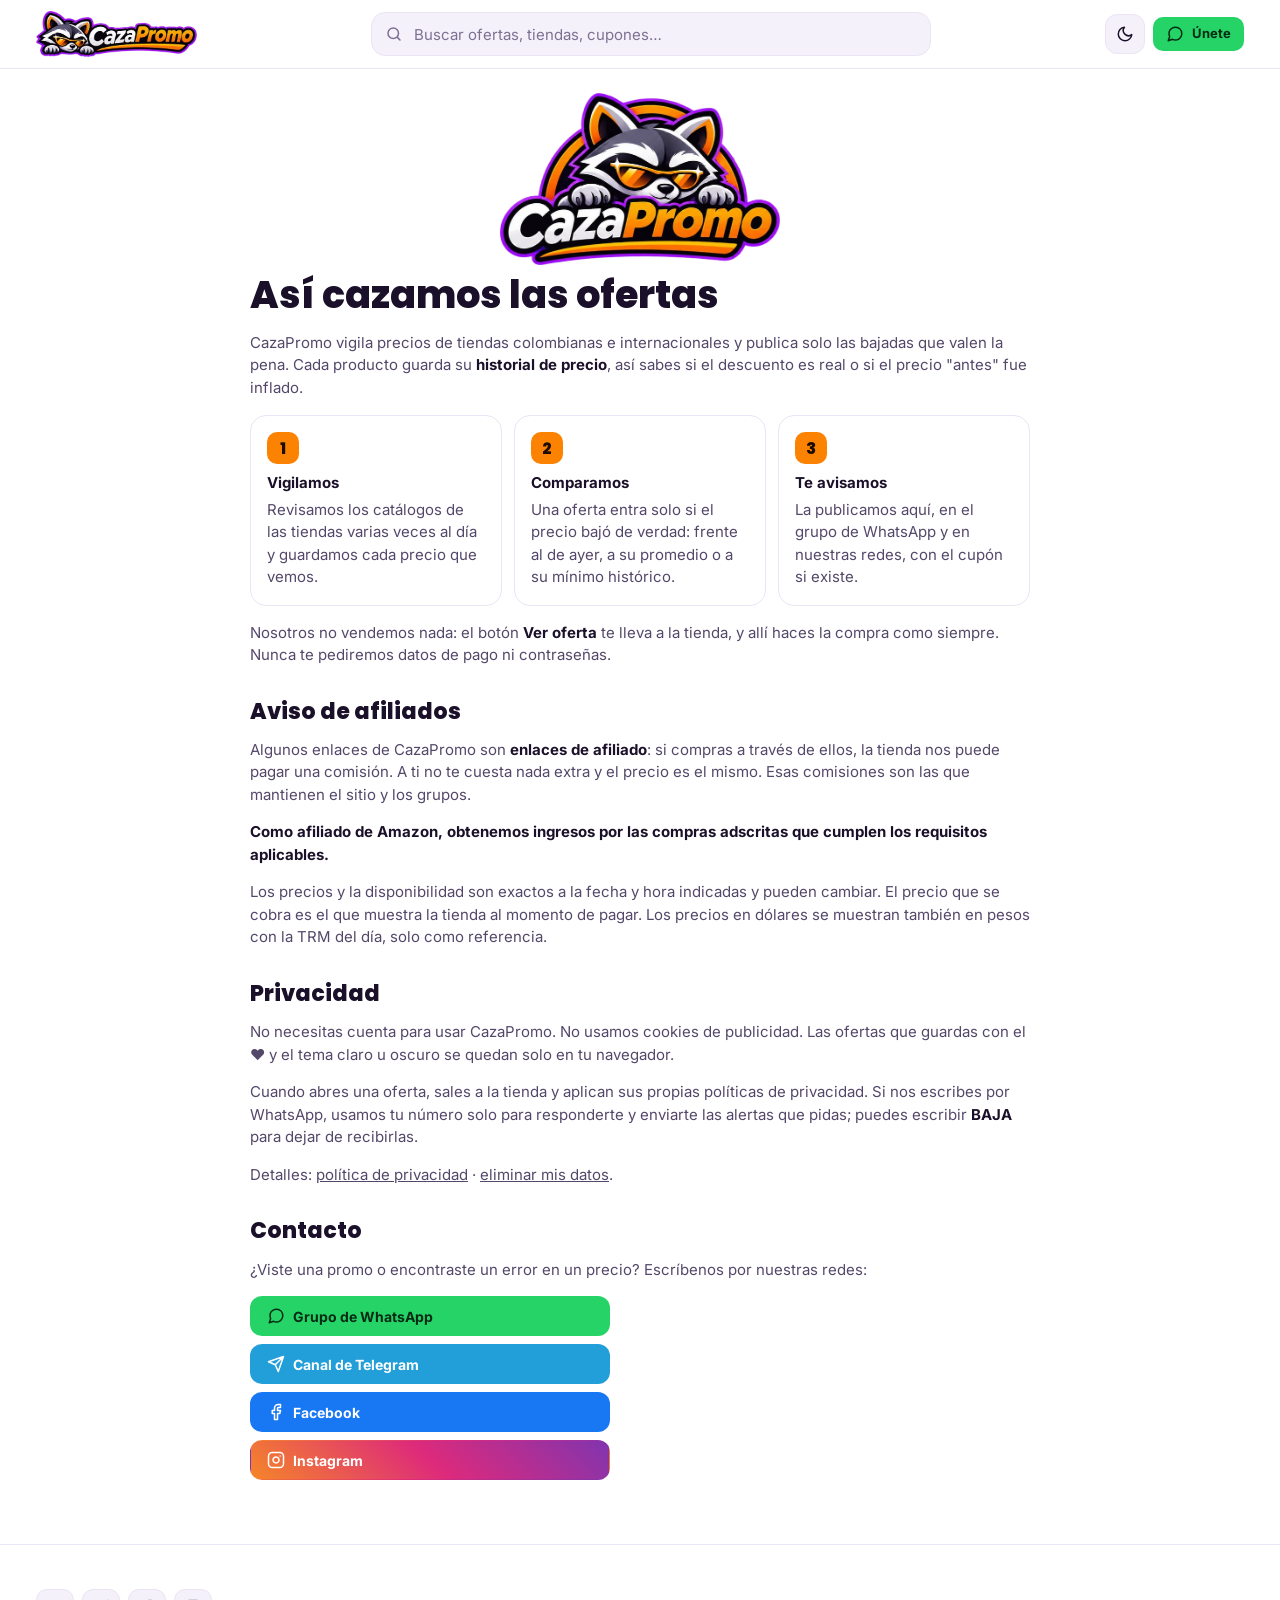
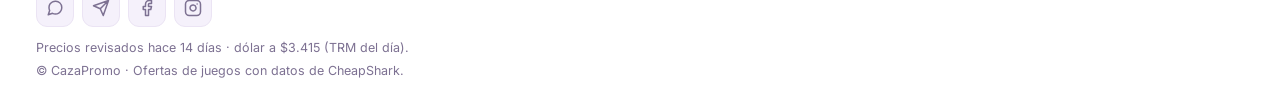
<file: acerca.html>
<!doctype html>
<html lang="es">
<head>
  <meta charset="utf-8">
  <meta name="viewport" content="width=device-width, initial-scale=1">
  <title>Cómo funciona · CazaPromo</title>
  <meta name="description" content="Cómo CazaPromo encuentra ofertas reales, aviso de afiliados y política de privacidad.">
  <meta property="og:image" content="https://cazapromo.com/assets/marca/og.jpg">
  <meta name="theme-color" content="#ffffff">
  <link rel="icon" href="assets/marca/favicon.png" type="image/png">
  <link rel="apple-touch-icon" href="assets/marca/apple-touch-icon.png">
  <link rel="preconnect" href="https://fonts.googleapis.com">
  <link rel="preconnect" href="https://fonts.gstatic.com" crossorigin>
  <link rel="stylesheet" href="https://fonts.googleapis.com/css2?family=Inter:wght@400;500;600;700&family=Poppins:ital,wght@0,700;0,800;1,800&display=swap">
  <link rel="stylesheet" href="assets/estilos.css">
  <script>try { if (localStorage.getItem("cp-tema") === "oscuro") document.documentElement.dataset.tema = "oscuro"; } catch (e) {}</script>
</head>
<body>
  <header class="barra">
    <div class="contenedor">
      <div class="barra-fila">
        <a class="marca" href="./" aria-label="CazaPromo, inicio"><img src="assets/marca/logo-horizontal.webp" alt="CazaPromo" width="161" height="46"></a>
        <form class="buscar" action="./" role="search"><span class="sr">Buscar ofertas</span>
          <svg class="icono" viewBox="0 0 24 24" aria-hidden="true"><circle cx="11" cy="11" r="7"/><path d="m20 20-3.5-3.5"/></svg>
          <input name="q" type="search" placeholder="Buscar ofertas, tiendas, cupones…" autocomplete="off" enterkeyhint="search" aria-label="Buscar ofertas">
        </form>
        <div class="barra-acciones">
          <button class="boton boton-sec boton-icono" id="tema" type="button" aria-label="Cambiar tema"></button>
          <a id="unirse" href="#" target="_blank" rel="noopener" hidden></a>
        </div>
      </div>
    </div>
  </header>

  <main class="contenedor">
    <article class="texto-largo">
      <img src="assets/marca/logo-principal.webp" alt="CazaPromo" width="280" height="172" style="display:block;margin:0 auto">
      <h1>Así cazamos las ofertas</h1>
      <p>CazaPromo vigila precios de tiendas colombianas e internacionales y publica solo las bajadas que valen la pena. Cada producto guarda su <strong>historial de precio</strong>, así sabes si el descuento es real o si el precio "antes" fue inflado.</p>
      <ol class="pasos">
        <li><strong>Vigilamos</strong>Revisamos los catálogos de las tiendas varias veces al día y guardamos cada precio que vemos.</li>
        <li><strong>Comparamos</strong>Una oferta entra solo si el precio bajó de verdad: frente al de ayer, a su promedio o a su mínimo histórico.</li>
        <li><strong>Te avisamos</strong>La publicamos aquí, en el grupo de WhatsApp y en nuestras redes, con el cupón si existe.</li>
      </ol>
      <p>Nosotros no vendemos nada: el botón <strong>Ver oferta</strong> te lleva a la tienda, y allí haces la compra como siempre. Nunca te pediremos datos de pago ni contraseñas.</p>

      <h2 id="afiliados">Aviso de afiliados</h2>
      <p>Algunos enlaces de CazaPromo son <strong>enlaces de afiliado</strong>: si compras a través de ellos, la tienda nos puede pagar una comisión. A ti no te cuesta nada extra y el precio es el mismo. Esas comisiones son las que mantienen el sitio y los grupos.</p>
      <p><strong>Como afiliado de Amazon, obtenemos ingresos por las compras adscritas que cumplen los requisitos aplicables.</strong></p>
      <p>Los precios y la disponibilidad son exactos a la fecha y hora indicadas y pueden cambiar. El precio que se cobra es el que muestra la tienda al momento de pagar. Los precios en dólares se muestran también en pesos con la TRM del día, solo como referencia.</p>

      <h2 id="privacidad">Privacidad</h2>
      <p>No necesitas cuenta para usar CazaPromo. No usamos cookies de publicidad. Las ofertas que guardas con el ❤️ y el tema claro u oscuro se quedan solo en tu navegador.</p>
      <p>Cuando abres una oferta, sales a la tienda y aplican sus propias políticas de privacidad. Si nos escribes por WhatsApp, usamos tu número solo para responderte y enviarte las alertas que pidas; puedes escribir <strong>BAJA</strong> para dejar de recibirlas.</p>
      <p>Detalles: <a href="privacidad.html">política de privacidad</a> · <a href="eliminar-datos.html">eliminar mis datos</a>.</p>

      <h2 id="contacto">Contacto</h2>
      <p>¿Viste una promo o encontraste un error en un precio? Escríbenos por nuestras redes:</p>
      <div class="comunidad" id="contacto-redes" style="max-width:360px"></div>
    </article>
  </main>

  <footer class="pie">
    <div class="contenedor">
      <div class="pie-legal" style="border:0;margin:0;padding:0">
        <div class="redes" id="pie-redes" style="margin-bottom:12px"></div>
        <p id="pie-datos"></p>
        <p>© CazaPromo · Ofertas de juegos con datos de CheapShark.</p>
      </div>
    </div>
  </footer>

  <script src="assets/comun.js"></script>
  <script>
    CP.datos().then((d) => {
      CP.marco(d);
      document.getElementById("contacto-redes").innerHTML = CP.redes(d.sitio || {}).map((r) => CP.botonRed(r)).join("");
    }).catch(() => {});
  </script>
</body>
</html>
</file>
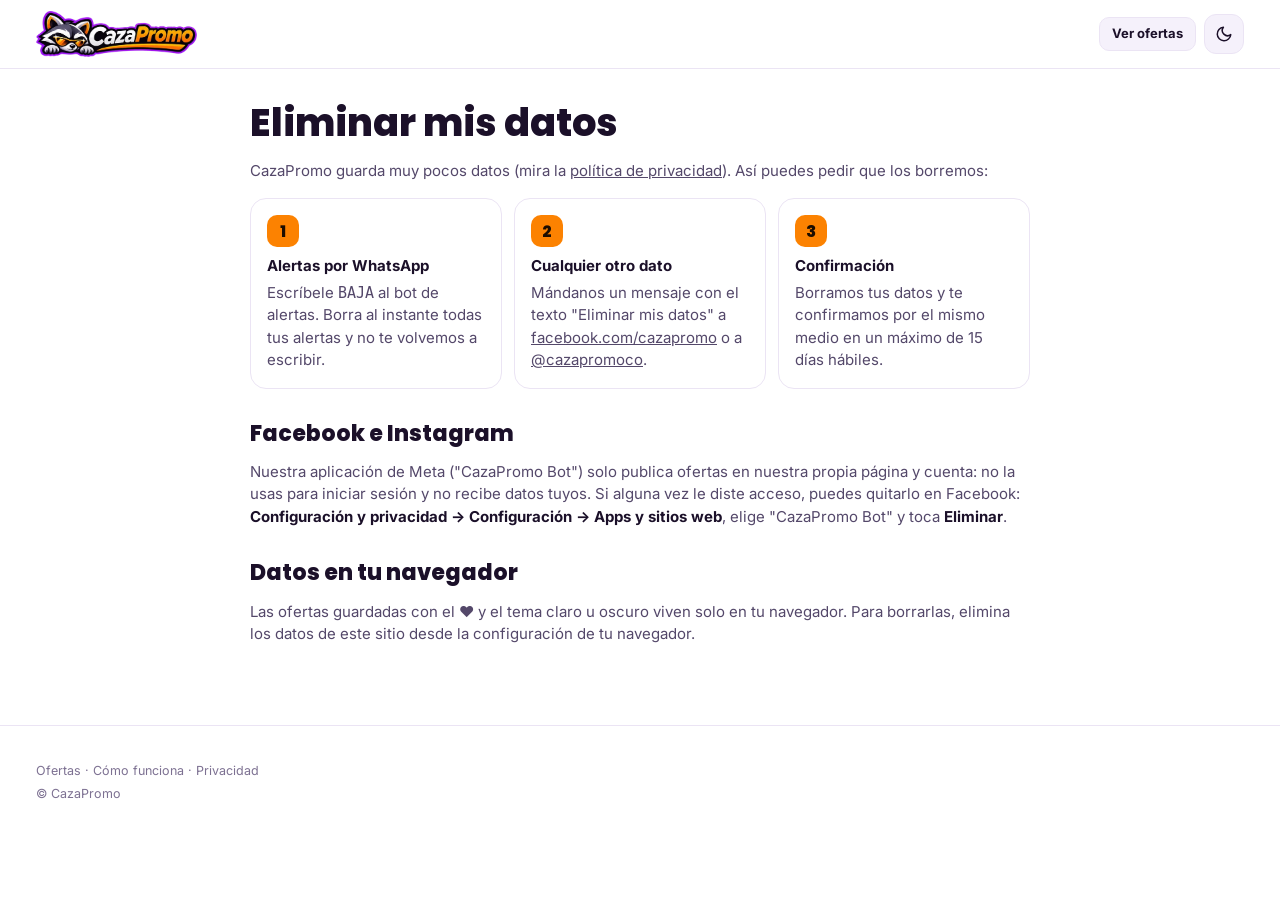
<file: eliminar-datos.html>
<!doctype html>
<html lang="es">
<head>
  <meta charset="utf-8">
  <meta name="viewport" content="width=device-width, initial-scale=1">
  <title>Eliminar mis datos · CazaPromo</title>
  <meta name="description" content="Cómo pedir que CazaPromo borre tus datos.">
  <meta name="theme-color" content="#ffffff">
  <link rel="icon" href="assets/marca/favicon.png" type="image/png">
  <link rel="preconnect" href="https://fonts.googleapis.com">
  <link rel="preconnect" href="https://fonts.gstatic.com" crossorigin>
  <link rel="stylesheet" href="https://fonts.googleapis.com/css2?family=Inter:wght@400;500;600;700&family=Poppins:ital,wght@0,700;0,800;1,800&display=swap">
  <link rel="stylesheet" href="assets/estilos.css">
  <script>try { if (localStorage.getItem("cp-tema") === "oscuro") document.documentElement.dataset.tema = "oscuro"; } catch (e) {}</script>
</head>
<body>
  <header class="barra">
    <div class="contenedor">
      <div class="barra-fila">
        <a class="marca" href="./" aria-label="CazaPromo, inicio"><img src="assets/marca/logo-horizontal.webp" alt="CazaPromo" width="161" height="46"></a>
        <div class="barra-acciones" style="margin-left:auto">
          <a class="boton boton-sec boton-chico" href="./">Ver ofertas</a>
          <button class="boton boton-sec boton-icono" id="tema" type="button" aria-label="Cambiar tema"></button>
        </div>
      </div>
    </div>
  </header>

  <main class="contenedor">
    <article class="texto-largo">
      <h1>Eliminar mis datos</h1>
      <p>CazaPromo guarda muy pocos datos (mira la <a href="privacidad.html">política de privacidad</a>). Así puedes pedir
        que los borremos:</p>
      <ol class="pasos">
        <li><strong>Alertas por WhatsApp</strong>Escríbele <code>BAJA</code> al bot de alertas. Borra al instante todas
          tus alertas y no te volvemos a escribir.</li>
        <li><strong>Cualquier otro dato</strong>Mándanos un mensaje con el texto "Eliminar mis datos" a
          <a href="https://www.facebook.com/cazapromo/" rel="noopener">facebook.com/cazapromo</a> o a
          <a href="https://www.instagram.com/cazapromoco" rel="noopener">@cazapromoco</a>.</li>
        <li><strong>Confirmación</strong>Borramos tus datos y te confirmamos por el mismo medio en un máximo de 15 días
          hábiles.</li>
      </ol>

      <h2>Facebook e Instagram</h2>
      <p>Nuestra aplicación de Meta ("CazaPromo Bot") solo publica ofertas en nuestra propia página y cuenta: no la usas
        para iniciar sesión y no recibe datos tuyos. Si alguna vez le diste acceso, puedes quitarlo en Facebook:
        <strong>Configuración y privacidad → Configuración → Apps y sitios web</strong>, elige "CazaPromo Bot" y toca
        <strong>Eliminar</strong>.</p>

      <h2>Datos en tu navegador</h2>
      <p>Las ofertas guardadas con el ❤️ y el tema claro u oscuro viven solo en tu navegador. Para borrarlas, elimina los
        datos de este sitio desde la configuración de tu navegador.</p>
    </article>
  </main>

  <footer class="pie">
    <div class="contenedor">
      <div class="pie-legal" style="border:0;margin:0;padding:0">
        <p><a href="./">Ofertas</a> · <a href="acerca.html">Cómo funciona</a> · <a href="privacidad.html">Privacidad</a></p>
        <p>© CazaPromo</p>
      </div>
    </div>
  </footer>
  <script src="assets/comun.js"></script>
</body>
</html>
</file>
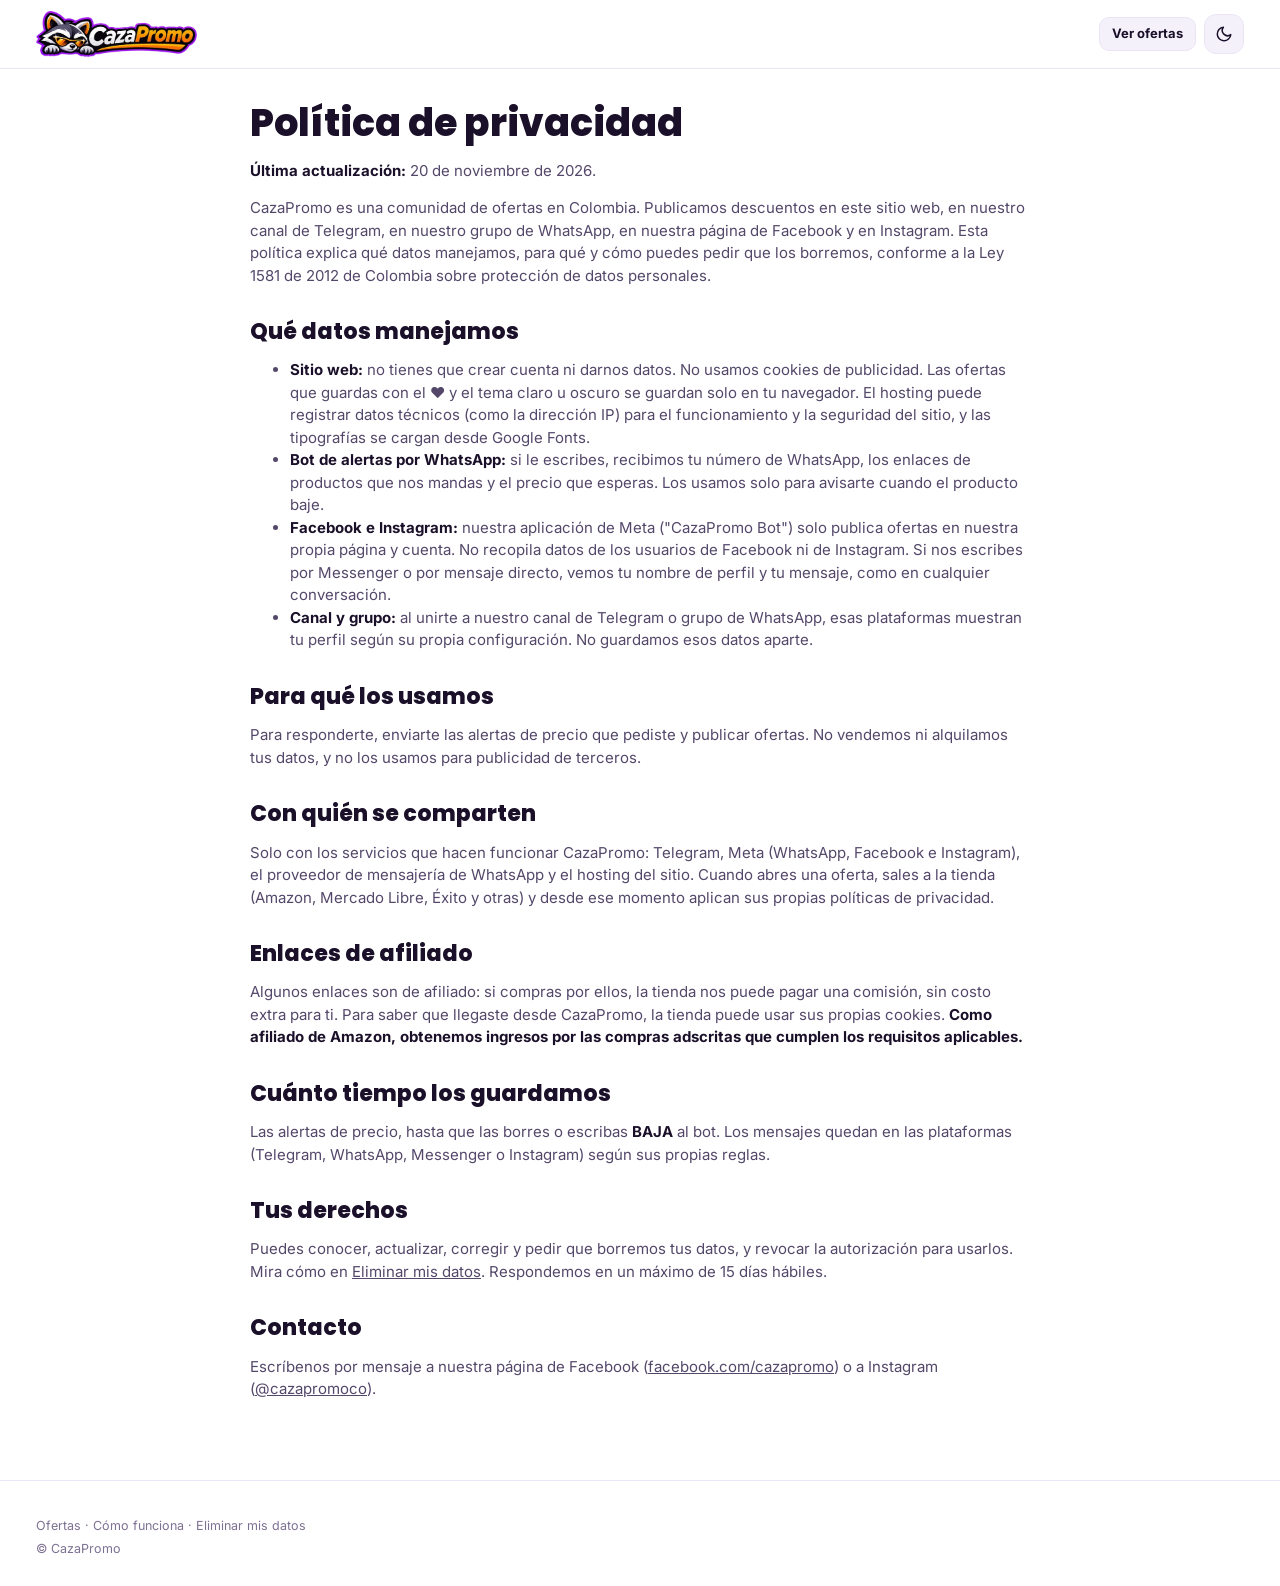
<file: privacidad.html>
<!doctype html>
<html lang="es">
<head>
  <meta charset="utf-8">
  <meta name="viewport" content="width=device-width, initial-scale=1">
  <title>Política de privacidad · CazaPromo</title>
  <meta name="description" content="Qué datos maneja CazaPromo, para qué y cómo pedir que los borremos.">
  <meta name="theme-color" content="#ffffff">
  <link rel="icon" href="assets/marca/favicon.png" type="image/png">
  <link rel="preconnect" href="https://fonts.googleapis.com">
  <link rel="preconnect" href="https://fonts.gstatic.com" crossorigin>
  <link rel="stylesheet" href="https://fonts.googleapis.com/css2?family=Inter:wght@400;500;600;700&family=Poppins:ital,wght@0,700;0,800;1,800&display=swap">
  <link rel="stylesheet" href="assets/estilos.css">
  <script>try { if (localStorage.getItem("cp-tema") === "oscuro") document.documentElement.dataset.tema = "oscuro"; } catch (e) {}</script>
</head>
<body>
  <header class="barra">
    <div class="contenedor">
      <div class="barra-fila">
        <a class="marca" href="./" aria-label="CazaPromo, inicio"><img src="assets/marca/logo-horizontal.webp" alt="CazaPromo" width="161" height="46"></a>
        <div class="barra-acciones" style="margin-left:auto">
          <a class="boton boton-sec boton-chico" href="./">Ver ofertas</a>
          <button class="boton boton-sec boton-icono" id="tema" type="button" aria-label="Cambiar tema"></button>
        </div>
      </div>
    </div>
  </header>

  <main class="contenedor">
    <article class="texto-largo">
      <h1>Política de privacidad</h1>
      <p><strong>Última actualización:</strong> 20 de noviembre de 2026.</p>
      <p>CazaPromo es una comunidad de ofertas en Colombia. Publicamos descuentos en este sitio web, en nuestro canal
        de Telegram, en nuestro grupo de WhatsApp, en nuestra página de Facebook y en Instagram. Esta política explica
        qué datos manejamos, para qué y cómo puedes pedir que los borremos, conforme a la Ley 1581 de 2012 de Colombia
        sobre protección de datos personales.</p>

      <h2>Qué datos manejamos</h2>
      <ul>
        <li><strong>Sitio web:</strong> no tienes que crear cuenta ni darnos datos. No usamos cookies de publicidad.
          Las ofertas que guardas con el ❤️ y el tema claro u oscuro se guardan solo en tu navegador. El hosting
          puede registrar datos técnicos (como la dirección IP) para el funcionamiento y la seguridad del sitio, y las
          tipografías se cargan desde Google Fonts.</li>
        <li><strong>Bot de alertas por WhatsApp:</strong> si le escribes, recibimos tu número de WhatsApp,
          los enlaces de productos que nos mandas y el precio que esperas. Los usamos solo para avisarte cuando el
          producto baje.</li>
        <li><strong>Facebook e Instagram:</strong> nuestra aplicación de Meta ("CazaPromo Bot") solo publica ofertas en
          nuestra propia página y cuenta. No recopila datos de los usuarios de Facebook ni de Instagram. Si nos
          escribes por Messenger o por mensaje directo, vemos tu nombre de perfil y tu mensaje, como en cualquier
          conversación.</li>
        <li><strong>Canal y grupo:</strong> al unirte a nuestro canal de Telegram o grupo de WhatsApp, esas plataformas
          muestran tu perfil según su propia configuración. No guardamos esos datos aparte.</li>
      </ul>

      <h2>Para qué los usamos</h2>
      <p>Para responderte, enviarte las alertas de precio que pediste y publicar ofertas. No vendemos ni alquilamos
        tus datos, y no los usamos para publicidad de terceros.</p>

      <h2>Con quién se comparten</h2>
      <p>Solo con los servicios que hacen funcionar CazaPromo: Telegram, Meta (WhatsApp, Facebook e Instagram), el
        proveedor de mensajería de WhatsApp y el hosting del sitio. Cuando abres una oferta, sales a la tienda (Amazon,
        Mercado Libre, Éxito y otras) y desde ese momento aplican sus propias políticas de privacidad.</p>

      <h2>Enlaces de afiliado</h2>
      <p>Algunos enlaces son de afiliado: si compras por ellos, la tienda nos puede pagar una comisión, sin costo extra
        para ti. Para saber que llegaste desde CazaPromo, la tienda puede usar sus propias cookies.
        <strong>Como afiliado de Amazon, obtenemos ingresos por las compras adscritas que cumplen los requisitos
        aplicables.</strong></p>

      <h2>Cuánto tiempo los guardamos</h2>
      <p>Las alertas de precio, hasta que las borres o escribas <strong>BAJA</strong> al bot. Los mensajes quedan en las
        plataformas (Telegram, WhatsApp, Messenger o Instagram) según sus propias reglas.</p>

      <h2>Tus derechos</h2>
      <p>Puedes conocer, actualizar, corregir y pedir que borremos tus datos, y revocar la autorización para usarlos.
        Mira cómo en <a href="eliminar-datos.html">Eliminar mis datos</a>. Respondemos en un máximo de 15 días hábiles.</p>

      <h2>Contacto</h2>
      <p>Escríbenos por mensaje a nuestra página de Facebook
        (<a href="https://www.facebook.com/cazapromo/" rel="noopener">facebook.com/cazapromo</a>) o a Instagram
        (<a href="https://www.instagram.com/cazapromoco" rel="noopener">@cazapromoco</a>).</p>
    </article>
  </main>

  <footer class="pie">
    <div class="contenedor">
      <div class="pie-legal" style="border:0;margin:0;padding:0">
        <p><a href="./">Ofertas</a> · <a href="acerca.html">Cómo funciona</a> · <a href="eliminar-datos.html">Eliminar mis datos</a></p>
        <p>© CazaPromo</p>
      </div>
    </div>
  </footer>
  <script src="assets/comun.js"></script>
</body>
</html>
</file>
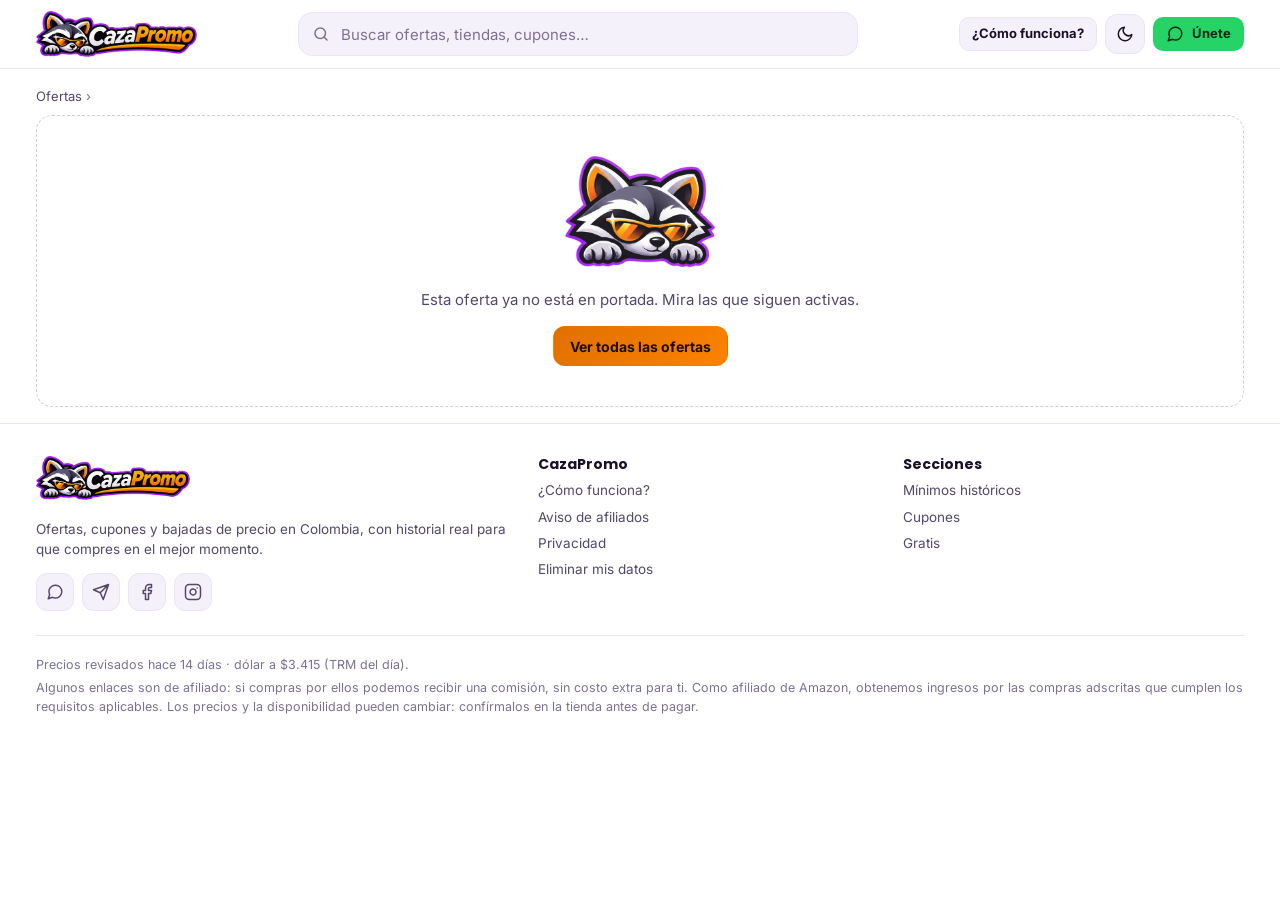
<file: producto.html>
<!doctype html>
<html lang="es">
<head>
  <meta charset="utf-8">
  <meta name="viewport" content="width=device-width, initial-scale=1">
  <title>Oferta · CazaPromo</title>
  <meta name="description" content="Precio de hoy, historial de precio real y cupones en CazaPromo.">
  <meta property="og:image" content="https://cazapromo.com/assets/marca/og.jpg">
  <meta name="theme-color" content="#ffffff">
  <link rel="icon" href="assets/marca/favicon.png" type="image/png">
  <link rel="apple-touch-icon" href="assets/marca/apple-touch-icon.png">
  <link rel="preconnect" href="https://fonts.googleapis.com">
  <link rel="preconnect" href="https://fonts.gstatic.com" crossorigin>
  <link rel="stylesheet" href="https://fonts.googleapis.com/css2?family=Inter:wght@400;500;600;700&family=Poppins:ital,wght@0,700;0,800;1,800&display=swap">
  <link rel="stylesheet" href="assets/estilos.css">
  <script>try { if (localStorage.getItem("cp-tema") === "oscuro") document.documentElement.dataset.tema = "oscuro"; } catch (e) {}</script>
</head>
<body>
  <header class="barra">
    <div class="contenedor">
      <div class="barra-fila">
        <a class="marca" href="./" aria-label="CazaPromo, inicio"><img src="assets/marca/logo-horizontal.webp" alt="CazaPromo" width="161" height="46"></a>
        <form class="buscar" action="./" role="search"><span class="sr">Buscar ofertas</span>
          <svg class="icono" viewBox="0 0 24 24" aria-hidden="true"><circle cx="11" cy="11" r="7"/><path d="m20 20-3.5-3.5"/></svg>
          <input name="q" type="search" placeholder="Buscar ofertas, tiendas, cupones…" autocomplete="off" enterkeyhint="search" aria-label="Buscar ofertas">
        </form>
        <div class="barra-acciones">
          <a class="boton boton-sec boton-chico solo-escritorio" href="acerca.html">¿Cómo funciona?</a>
          <button class="boton boton-sec boton-icono" id="tema" type="button" aria-label="Cambiar tema"></button>
          <a id="unirse" href="#" target="_blank" rel="noopener" hidden></a>
        </div>
      </div>
    </div>
  </header>

  <main class="contenedor">
    <nav class="migas" aria-label="Ruta"><a href="./">Ofertas</a> <span id="miga-grupo"></span> › <span id="miga-titulo"></span></nav>
    <div id="producto"><p class="estado">Cargando…</p></div>
    <section id="parecidas" hidden>
      <div class="feed-cabeza"><h2>Ofertas parecidas</h2></div>
      <div class="rejilla" id="parecidas-lista"></div>
    </section>
  </main>

  <footer class="pie">
    <div class="contenedor">
      <div class="pie-grid">
        <div>
          <img src="assets/marca/logo-horizontal.webp" alt="CazaPromo" width="154" height="44" loading="lazy">
          <p>Ofertas, cupones y bajadas de precio en Colombia, con historial real para que compres en el mejor momento.</p>
          <div class="redes" id="pie-redes"></div>
        </div>
        <div>
          <h3>CazaPromo</h3>
          <ul>
            <li><a href="acerca.html">¿Cómo funciona?</a></li>
            <li><a href="acerca.html#afiliados">Aviso de afiliados</a></li>
            <li><a href="privacidad.html">Privacidad</a></li>
            <li><a href="eliminar-datos.html">Eliminar mis datos</a></li>
          </ul>
        </div>
        <div>
          <h3>Secciones</h3>
          <ul>
            <li><a href="./?ver=minimos">Mínimos históricos</a></li>
            <li><a href="./?ver=cupones">Cupones</a></li>
            <li><a href="./?ver=gratis">Gratis</a></li>
          </ul>
        </div>
      </div>
      <div class="pie-legal">
        <p id="pie-datos"></p>
        <p>Algunos enlaces son de afiliado: si compras por ellos podemos recibir una comisión, sin costo extra para ti. Como afiliado de Amazon, obtenemos ingresos por las compras adscritas que cumplen los requisitos aplicables. Los precios y la disponibilidad pueden cambiar: confírmalos en la tienda antes de pagar.</p>
      </div>
    </div>
  </footer>

  <script src="assets/comun.js"></script>
  <script src="assets/producto.js"></script>
</body>
</html>
</file>
<file: assets/estilos.css>
/* CazaPromo · estilos. Colores sacados del logo: naranja de las gafas (#FC8201) y morado del borde (#A815F9).
   Por defecto, fondo blanco; el morado oscuro es el modo oscuro (botón de sol/luna). */
:root {
  --fondo: #ffffff;
  --fondo-barra: rgba(255, 255, 255, 0.94);
  --superficie: #ffffff;
  --superficie-2: #f5f1fb;
  --superficie-3: #ece5f7;
  --borde: #ebe4f4;
  --borde-fuerte: #d4c6ea;
  --texto: #1b1029;
  --texto-2: #54486a;
  --texto-3: #7d7192;
  --morado: #8a0fd6;
  --morado-texto: #7a0cc0;
  --morado-suave: rgba(138, 15, 214, 0.08);
  --naranja: #fc8201;
  --naranja-claro: #e07000;
  --naranja-suave: rgba(252, 130, 1, 0.1);
  --sobre-naranja: #1c0d00;
  --precio: #c25a00;
  --verde: #22c55e;
  --verde-texto: #15803d;
  --verde-suave: rgba(34, 197, 94, 0.12);
  --rojo-texto: #be123c;
  --rojo-suave: rgba(244, 63, 94, 0.1);
  --amarillo-texto: #a16207;
  --amarillo-suave: rgba(250, 204, 21, 0.12);
  --wa: #25d366;
  --tg: #229ed9;
  --foto: #ffffff;
  --sombra: 0 10px 28px rgba(60, 20, 110, 0.1);
  --brillo: 0 0 0 1px rgba(252, 130, 1, 0.6), 0 12px 30px rgba(138, 15, 214, 0.14);
  --radio: 16px;
  --titulos: "Poppins", system-ui, sans-serif;
  --cuerpo: "Inter", system-ui, -apple-system, "Segoe UI", Roboto, sans-serif;
  color-scheme: light;
}

:root[data-tema="oscuro"] {
  --fondo: #0d0817;
  --fondo-barra: rgba(15, 9, 27, 0.92);
  --superficie: #181026;
  --superficie-2: #211736;
  --superficie-3: #2a1e44;
  --borde: #2f2349;
  --borde-fuerte: #45356a;
  --texto: #f6f2fd;
  --texto-2: #bcb2d3;
  --texto-3: #8d82a8;
  --morado: #a815f9;
  --morado-texto: #c97bff;
  --morado-suave: rgba(168, 21, 249, 0.16);
  --naranja: #fc8201;
  --naranja-claro: #ffa53a;
  --naranja-suave: rgba(252, 130, 1, 0.14);
  --sobre-naranja: #1c0d00;
  --precio: #ffa53a;
  --verde: #22c55e;
  --verde-texto: #4ade80;
  --verde-suave: rgba(34, 197, 94, 0.14);
  --rojo-texto: #fb7185;
  --rojo-suave: rgba(244, 63, 94, 0.14);
  --amarillo-texto: #facc15;
  --amarillo-suave: rgba(250, 204, 21, 0.12);
  --wa: #25d366;
  --tg: #229ed9;
  --foto: #ffffff;
  --sombra: 0 12px 32px rgba(0, 0, 0, 0.38);
  --brillo: 0 0 0 1px rgba(252, 130, 1, 0.55), 0 14px 34px rgba(168, 21, 249, 0.22);
  --radio: 16px;
  --titulos: "Poppins", system-ui, sans-serif;
  --cuerpo: "Inter", system-ui, -apple-system, "Segoe UI", Roboto, sans-serif;
  color-scheme: dark;
}

* { box-sizing: border-box; }
[hidden] { display: none !important; }
html { -webkit-text-size-adjust: 100%; scroll-padding-top: 140px; }
body {
  margin: 0;
  background: var(--fondo);
  color: var(--texto);
  font: 15px/1.5 var(--cuerpo);
  -webkit-font-smoothing: antialiased;
  overflow-x: hidden;
}
img { max-width: 100%; }
a { color: inherit; }
button, input, select { font: inherit; color: inherit; }
h1, h2, h3 { font-family: var(--titulos); line-height: 1.15; margin: 0; }
.sr { position: absolute; width: 1px; height: 1px; overflow: hidden; clip: rect(0 0 0 0); white-space: nowrap; }
:focus-visible { outline: 2px solid var(--naranja); outline-offset: 2px; border-radius: 6px; }
.contenedor { max-width: 1240px; margin: 0 auto; padding: 0 16px; }
.icono { width: 18px; height: 18px; flex: none; fill: none; stroke: currentColor; stroke-width: 2; stroke-linecap: round; stroke-linejoin: round; }

/* ───────── Botones ───────── */
.boton {
  display: inline-flex; align-items: center; justify-content: center; gap: 8px;
  min-height: 40px; padding: 0 16px; border-radius: 12px; border: 1px solid transparent;
  font-weight: 700; font-size: 14px; text-decoration: none; cursor: pointer; white-space: nowrap;
  transition: transform .15s ease, filter .15s ease, background .15s ease, border-color .15s ease;
}
.boton:hover { filter: brightness(1.08); }
.boton:active { transform: translateY(1px); }
.boton-marca { background: linear-gradient(135deg, var(--naranja-claro), var(--naranja)); color: var(--sobre-naranja); }
.boton-morado { background: var(--morado); color: #fff; }
.boton-sec { background: var(--superficie-2); border-color: var(--borde); color: var(--texto); }
.boton-sec:hover { border-color: var(--borde-fuerte); filter: none; }
.boton-wa { background: var(--wa); color: #062b14; }
.boton-tg { background: var(--tg); color: #fff; }
.boton-fb { background: #1877f2; color: #fff; }
.boton-ig { background: linear-gradient(45deg, #f58529, #dd2a7b 50%, #8134af); color: #fff; }
.boton-icono { width: 40px; padding: 0; }
.boton-chico { min-height: 34px; padding: 0 12px; font-size: 13px; border-radius: 10px; }

/* ───────── Barra superior ───────── */
.barra {
  position: sticky; top: 0; z-index: 30;
  background: var(--fondo-barra); backdrop-filter: saturate(1.4) blur(14px); -webkit-backdrop-filter: saturate(1.4) blur(14px);
  border-bottom: 1px solid var(--borde);
}
.barra-fila { display: flex; align-items: center; gap: 16px; min-height: 68px; }
.marca { display: flex; align-items: center; flex: none; }
.marca img { height: 46px; width: auto; display: block; }
.buscar { position: relative; flex: 1; max-width: 560px; margin: 0 auto; }
.buscar .icono { position: absolute; left: 14px; top: 50%; transform: translateY(-50%); color: var(--texto-3); }
.buscar input {
  width: 100%; height: 44px; padding: 0 16px 0 42px; border-radius: 14px;
  background: var(--superficie-2); border: 1px solid var(--borde); outline: none;
}
.buscar input::placeholder { color: var(--texto-3); }
.buscar input:focus { border-color: var(--naranja); box-shadow: 0 0 0 3px var(--naranja-suave); }
.barra-acciones { display: flex; align-items: center; gap: 8px; flex: none; }

.pestanas { display: flex; gap: 4px; overflow-x: auto; scrollbar-width: none; padding: 0 0 10px; }
.pestanas::-webkit-scrollbar, .categorias::-webkit-scrollbar { display: none; }
.pestana {
  flex: none; display: inline-flex; align-items: center; gap: 6px; height: 36px; padding: 0 14px;
  border-radius: 10px; border: 0; background: none; color: var(--texto-2); font-weight: 600; font-size: 14px;
  cursor: pointer; text-decoration: none;
}
.pestana:hover { background: var(--superficie-2); color: var(--texto); }
.pestana[aria-pressed="true"], .pestana[aria-current="page"] { background: var(--naranja-suave); color: var(--naranja-claro); }
:root:not([data-tema="oscuro"]) .pestana[aria-pressed="true"] { color: #b45300; }
.pestana .cuenta { font-size: 11px; font-weight: 700; padding: 1px 7px; border-radius: 99px; background: var(--superficie-3); color: var(--texto-2); }
.pestana .caliente { font-size: 10px; font-weight: 800; padding: 1px 6px; border-radius: 6px; background: var(--naranja); color: var(--sobre-naranja); }

/* ───────── Portada ───────── */
.portada {
  position: relative; overflow: hidden; margin: 20px 0 16px; padding: 26px 28px;
  border-radius: 22px; border: 1px solid var(--borde);
  background:
    radial-gradient(600px 260px at 85% 10%, rgba(168, 21, 249, 0.35), transparent 70%),
    radial-gradient(500px 220px at 10% 120%, rgba(252, 130, 1, 0.22), transparent 70%),
    var(--superficie);
  display: grid; grid-template-columns: 1fr auto; gap: 20px; align-items: center;
}
.portada > div { min-width: 0; }
.portada h1 { font-size: clamp(24px, 3.4vw, 36px); font-weight: 800; letter-spacing: -0.02em; }
.portada h1 span { color: var(--naranja); font-style: italic; }
.portada p { margin: 8px 0 0; color: var(--texto-2); max-width: 620px; }
.portada .mascota { width: 210px; height: auto; margin: -10px 0 -30px; filter: drop-shadow(0 12px 30px rgba(168, 21, 249, 0.45)); }
.cifras { display: flex; flex-wrap: wrap; gap: 8px; margin-top: 16px; }
.cifra {
  display: inline-flex; align-items: center; gap: 8px; padding: 7px 12px; border-radius: 12px;
  background: var(--superficie-2); border: 1px solid var(--borde); font-size: 13px; color: var(--texto-2);
}
.cifra strong { font-family: var(--titulos); font-size: 16px; color: var(--texto); }
.vivo-punto { width: 9px; height: 9px; border-radius: 50%; background: var(--verde); box-shadow: 0 0 0 0 rgba(34, 197, 94, 0.6); animation: latido 1.8s infinite; }
.vivo-punto.pausa { background: var(--texto-3); animation: none; }
@keyframes latido { 0% { box-shadow: 0 0 0 0 rgba(34, 197, 94, 0.55); } 70% { box-shadow: 0 0 0 9px rgba(34, 197, 94, 0); } 100% { box-shadow: 0 0 0 0 rgba(34, 197, 94, 0); } }

.categorias { display: flex; gap: 8px; overflow-x: auto; scrollbar-width: none; padding: 2px 0 16px; }
.chip {
  flex: none; display: inline-flex; align-items: center; gap: 6px; height: 36px; padding: 0 14px;
  border-radius: 99px; border: 1px solid var(--borde); background: var(--superficie);
  color: var(--texto-2); font-weight: 600; font-size: 13px; cursor: pointer;
}
.chip:hover { border-color: var(--borde-fuerte); color: var(--texto); }
.chip[aria-pressed="true"] { background: var(--morado); border-color: var(--morado); color: #fff; }
.chip small { opacity: .75; font-weight: 700; }

/* ───────── Diseño en dos columnas ───────── */
.diseno { display: grid; grid-template-columns: minmax(0, 1fr) 320px; gap: 24px; align-items: start; padding-bottom: 40px; }
.feed-cabeza { display: flex; align-items: center; justify-content: space-between; gap: 12px; margin-bottom: 14px; flex-wrap: wrap; }
.feed-cabeza h2 { font-size: 20px; font-weight: 800; }
.feed-cabeza p { margin: 2px 0 0; color: var(--texto-3); font-size: 13px; }
.orden select {
  height: 38px; padding: 0 12px; border-radius: 10px; background: var(--superficie-2);
  border: 1px solid var(--borde); color: var(--texto); cursor: pointer;
}
.estado { color: var(--texto-2); }
.vacio { grid-column: 1 / -1; text-align: center; padding: 40px 16px; border: 1px dashed var(--borde-fuerte); border-radius: var(--radio); color: var(--texto-2); }
.vacio img { width: 150px; height: auto; opacity: .9; }

/* ───────── Tarjetas de oferta ───────── */
.rejilla { display: grid; grid-template-columns: repeat(auto-fill, minmax(228px, 1fr)); gap: 16px; }
.tarjeta {
  position: relative; display: flex; flex-direction: column; min-width: 0;
  background: var(--superficie); border: 1px solid var(--borde); border-radius: var(--radio); overflow: hidden;
  transition: transform .18s ease, box-shadow .18s ease, border-color .18s ease;
}
.tarjeta:hover { transform: translateY(-3px); box-shadow: var(--brillo); border-color: transparent; }
.tarjeta.expirada { opacity: .55; }
.tarjeta.expirada:hover { transform: none; }
.tarjeta-img { position: relative; display: block; aspect-ratio: 4 / 3; background: var(--foto); overflow: hidden; }
.tarjeta-img img { position: absolute; inset: 0; width: 100%; height: 100%; object-fit: contain; padding: 10px; transition: transform .3s ease; }
.tarjeta:hover .tarjeta-img img { transform: scale(1.04); }
.sin-foto { position: absolute; inset: 0; display: grid; place-items: center; padding: 16px; text-align: center; font-weight: 700; color: #3b2a55; background: linear-gradient(135deg, #f3e8ff, #ffedd5); }
.insignias { position: absolute; top: 10px; left: 10px; right: 52px; display: flex; flex-wrap: wrap; gap: 6px; }
.insignia { padding: 3px 9px; border-radius: 8px; font-size: 12px; font-weight: 800; font-family: var(--titulos); background: var(--naranja); color: var(--sobre-naranja); box-shadow: 0 2px 8px rgba(0,0,0,.18); }
.insignia.nueva { background: var(--morado); color: #fff; }
.insignia.minimo, .insignia.gratis { background: var(--verde); color: #052e16; }
.insignia.expirada { background: #4b4560; color: #fff; }
.guardar {
  position: absolute; top: 8px; right: 8px; width: 36px; height: 36px; border-radius: 50%;
  display: grid; place-items: center; border: 0; cursor: pointer;
  background: rgba(20, 12, 34, 0.72); color: #fff; backdrop-filter: blur(4px);
}
.guardar[aria-pressed="true"] { color: #ff4d79; }
.guardar[aria-pressed="true"] .icono { fill: currentColor; }
.tarjeta-cuerpo { display: flex; flex-direction: column; gap: 8px; padding: 12px 14px 14px; flex: 1; }
.fila-tienda { display: flex; align-items: center; justify-content: space-between; gap: 8px; font-size: 12px; color: var(--texto-3); }
.tienda-chip { display: inline-flex; align-items: center; gap: 6px; min-width: 0; font-weight: 700; color: var(--texto-2); text-decoration: none; }
.tienda-chip span:last-child { overflow: hidden; text-overflow: ellipsis; white-space: nowrap; }
.tienda-logo { width: 20px; height: 20px; border-radius: 6px; display: grid; place-items: center; flex: none; font-size: 11px; font-weight: 800; color: #fff; }
.titulo { font-family: var(--cuerpo); font-size: 14px; font-weight: 600; line-height: 1.35; margin: 0; }
.titulo a { text-decoration: none; display: -webkit-box; -webkit-line-clamp: 2; -webkit-box-orient: vertical; overflow: hidden; min-height: 2.7em; }
.titulo a:hover { color: var(--naranja-claro); }
.precio { margin: 0; display: flex; align-items: baseline; flex-wrap: wrap; gap: 4px 8px; font-family: var(--titulos); font-weight: 800; font-size: 22px; color: var(--precio); line-height: 1.1; }
.precio s { font-family: var(--cuerpo); font-size: 13px; font-weight: 500; color: var(--texto-3); }
.precio .gratis-txt { color: var(--verde-texto); }
.precio .ver-precio { font-size: 15px; font-weight: 700; color: var(--naranja-claro); }
.tienda-precio { flex-basis: 100%; font-family: var(--cuerpo); font-size: 12px; font-weight: 500; color: var(--texto-3); }
.datos { display: flex; flex-wrap: wrap; gap: 6px; }
.dato { font-size: 11.5px; font-weight: 600; padding: 2px 8px; border-radius: 7px; background: var(--superficie-2); color: var(--texto-2); }
.dato.ahorro { background: var(--verde-suave); color: var(--verde-texto); }
.tendencia { display: flex; align-items: center; gap: 8px; font-size: 11.5px; color: var(--texto-3); }
.tendencia svg { width: 72px; height: 22px; flex: none; }
.tendencia path { fill: none; stroke: var(--morado-texto); stroke-width: 2; stroke-linejoin: round; stroke-linecap: round; }
.tendencia circle { fill: var(--naranja); }
.cupon {
  display: flex; align-items: center; justify-content: space-between; gap: 8px; margin: 0;
  padding: 4px 4px 4px 10px; border: 1.5px dashed var(--naranja); border-radius: 10px; background: var(--naranja-suave); font-size: 12px; color: var(--texto-2);
}
.cupon code { font: 800 13px/1 var(--titulos); color: var(--texto); letter-spacing: .04em; overflow: hidden; text-overflow: ellipsis; }
.copiar { border: 0; border-radius: 8px; padding: 5px 9px; background: var(--naranja); color: var(--sobre-naranja); font-size: 12px; font-weight: 800; cursor: pointer; flex: none; }
.acciones { display: flex; gap: 8px; margin-top: auto; padding-top: 4px; }
.acciones .boton-marca { flex: 1; }
.verificado { font-size: 11px; color: var(--texto-3); margin: 0; }

/* Banner para unirse dentro del listado */
.banner {
  grid-column: 1 / -1; display: flex; align-items: center; gap: 18px; padding: 18px 20px; border-radius: var(--radio);
  border: 1px solid var(--borde);
  background: radial-gradient(420px 160px at 0% 0%, rgba(168, 21, 249, .3), transparent 70%), radial-gradient(360px 160px at 100% 100%, rgba(252, 130, 1, .22), transparent 70%), var(--superficie);
}
.banner img { width: 92px; height: auto; flex: none; }
.banner h3 { font-size: 18px; font-weight: 800; }
.banner p { margin: 4px 0 0; color: var(--texto-2); font-size: 14px; }
.banner .botones { display: flex; flex-wrap: wrap; gap: 8px; margin-left: auto; }
.mas { display: flex; justify-content: center; margin-top: 20px; }

/* ───────── Columna lateral ───────── */
.lateral { display: flex; flex-direction: column; gap: 16px; }
.caja { background: var(--superficie); border: 1px solid var(--borde); border-radius: var(--radio); padding: 16px; }
.caja h2 { font-size: 16px; font-weight: 800; margin-bottom: 12px; display: flex; align-items: center; gap: 8px; }
.top { list-style: none; margin: 0; padding: 0; display: flex; flex-direction: column; gap: 4px; counter-reset: top; }
.top a { display: grid; grid-template-columns: 22px 48px 1fr; gap: 10px; align-items: center; padding: 6px; border-radius: 10px; text-decoration: none; counter-increment: top; }
.top a::before { content: counter(top); font: 800 14px var(--titulos); color: var(--texto-3); text-align: center; }
.top a:hover { background: var(--superficie-2); }
.top .mini-img { width: 48px; height: 48px; border-radius: 10px; background: var(--foto); object-fit: contain; padding: 3px; display: block; }
.top .t { font-size: 13px; font-weight: 600; display: -webkit-box; -webkit-line-clamp: 2; -webkit-box-orient: vertical; overflow: hidden; line-height: 1.3; }
.top .p { font: 800 13px var(--titulos); color: var(--precio); }
.top .p span { color: var(--verde-texto); margin-left: 6px; }
.tiendas { display: grid; grid-template-columns: repeat(3, 1fr); gap: 8px; }
.tienda-btn {
  display: flex; flex-direction: column; align-items: center; gap: 6px; padding: 10px 4px; border-radius: 12px; cursor: pointer;
  background: var(--superficie-2); border: 1px solid var(--borde); font-size: 12px; font-weight: 600; color: var(--texto-2); text-align: center; line-height: 1.2;
}
.tienda-btn:hover, .tienda-btn[aria-pressed="true"] { border-color: var(--naranja); color: var(--texto); }
.tienda-btn .tienda-logo { width: 30px; height: 30px; border-radius: 9px; font-size: 14px; }
.tienda-btn small { color: var(--texto-3); font-weight: 600; }
.comunidad { display: flex; flex-direction: column; gap: 8px; }
.comunidad .boton { justify-content: flex-start; }
.alerta-caja { text-align: center; }
.alerta-caja img { width: 120px; height: auto; margin: -4px auto 4px; display: block; }
.alerta-caja p { color: var(--texto-2); font-size: 14px; margin: 0 0 12px; }

/* Aviso de ofertas nuevas */
.aviso-nuevas {
  position: fixed; left: 50%; top: 128px; transform: translateX(-50%); z-index: 40;
  box-shadow: 0 10px 30px rgba(252, 130, 1, .35); animation: entrar .3s ease;
}
@keyframes entrar { from { opacity: 0; transform: translate(-50%, -10px); } }
.notita {
  position: fixed; left: 50%; bottom: 24px; transform: translateX(-50%); z-index: 50;
  background: var(--texto); color: var(--fondo); padding: 10px 16px; border-radius: 12px; font-weight: 700; font-size: 14px;
  box-shadow: var(--sombra); animation: entrar .25s ease;
}

/* ───────── Ficha de producto ───────── */
.migas { padding: 18px 0 8px; font-size: 13px; color: var(--texto-3); white-space: nowrap; overflow: hidden; text-overflow: ellipsis; }
.migas a { color: var(--texto-2); text-decoration: none; }
.migas a:hover { color: var(--naranja-claro); }
.ficha { display: grid; grid-template-columns: minmax(0, 5fr) minmax(0, 6fr); gap: 28px; align-items: start; padding: 8px 0 24px; }
.ficha-img { position: relative; aspect-ratio: 1; border-radius: 20px; background: var(--foto); overflow: hidden; border: 1px solid var(--borde); }
.ficha-img img { position: absolute; inset: 0; width: 100%; height: 100%; object-fit: contain; padding: 22px; }
.ficha-info { display: flex; flex-direction: column; gap: 12px; }
.ficha h1 { font-size: clamp(20px, 2.6vw, 28px); font-weight: 700; }
.ficha .precio { font-size: 36px; }
.ficha .precio s { font-size: 16px; }
.ficha .acciones { flex-wrap: wrap; margin-top: 4px; }
.ficha .acciones .boton { min-height: 46px; }
.ficha .cupon { padding: 8px 8px 8px 14px; font-size: 14px; }
.ficha .cupon code { font-size: 17px; }
.veredicto { margin: 0; padding: 12px 14px; border-radius: 12px; font-weight: 600; border: 1px solid transparent; }
.veredicto.bueno { background: var(--verde-suave); color: var(--verde-texto); border-color: rgba(34, 197, 94, .3); }
.veredicto.normal { background: var(--amarillo-suave); color: var(--amarillo-texto); border-color: rgba(250, 204, 21, .3); }
.veredicto.caro { background: var(--rojo-suave); color: var(--rojo-texto); border-color: rgba(244, 63, 94, .3); }
.veredicto.midiendo { background: var(--morado-suave); color: var(--morado-texto); border-color: rgba(168, 21, 249, .3); }
.panel { background: var(--superficie); border: 1px solid var(--borde); border-radius: 20px; padding: 20px; margin-bottom: 24px; }
.panel h2 { font-size: 20px; font-weight: 800; }
.ayuda { color: var(--texto-3); font-size: 13px; margin: 4px 0 16px; }
.estadisticas { display: grid; grid-template-columns: repeat(4, 1fr); gap: 10px; margin-bottom: 16px; }
.estadistica { background: var(--superficie-2); border-radius: 12px; padding: 10px 12px; }
.estadistica span { display: block; font-size: 12px; color: var(--texto-3); }
.estadistica strong { font: 800 17px var(--titulos); }
.estadistica.min strong { color: var(--verde-texto); }
.grafica svg { width: 100%; height: auto; display: block; }
.grafica .rejilla-linea { stroke: var(--borde); stroke-width: 1; }
.grafica .eje { fill: var(--texto-3); font-size: 12px; font-family: var(--cuerpo); }
.grafica .area { fill: url(#degradado); }
.grafica .linea { fill: none; stroke: var(--naranja); stroke-width: 3; stroke-linejoin: round; }
.grafica .minimo { stroke: var(--verde); stroke-width: 1.5; stroke-dasharray: 5 5; }
.grafica .etiqueta-minimo { fill: var(--verde-texto); font-size: 12px; font-weight: 700; font-family: var(--cuerpo); }
.grafica .punto { fill: var(--naranja); stroke: var(--superficie); stroke-width: 3; }

/* ───────── Páginas de texto ───────── */
.texto-largo { max-width: 780px; margin: 0 auto; padding: 24px 0 48px; }
.texto-largo h1 { font-size: clamp(26px, 4vw, 38px); font-weight: 800; margin: 8px 0 12px; }
.texto-largo h2 { font-size: 22px; font-weight: 800; margin: 32px 0 10px; }
.texto-largo p, .texto-largo li { color: var(--texto-2); }
.texto-largo strong { color: var(--texto); }
.pasos { display: grid; grid-template-columns: repeat(3, 1fr); gap: 12px; margin: 16px 0; padding: 0; list-style: none; counter-reset: paso; }
.pasos li { background: var(--superficie); border: 1px solid var(--borde); border-radius: var(--radio); padding: 16px; counter-increment: paso; }
.pasos li::before { content: counter(paso); display: grid; place-items: center; width: 32px; height: 32px; border-radius: 10px; margin-bottom: 8px; background: var(--naranja); color: var(--sobre-naranja); font: 800 16px var(--titulos); }
.pasos strong { display: block; margin-bottom: 4px; }

/* ───────── Pie ───────── */
.pie { border-top: 1px solid var(--borde); background: var(--superficie); padding: 32px 0 24px; margin-top: 16px; font-size: 13.5px; color: var(--texto-2); }
.pie-grid { display: grid; grid-template-columns: 1.4fr 1fr 1fr; gap: 24px; }
.pie img { height: 44px; width: auto; }
.pie h3 { font-size: 14px; color: var(--texto); margin-bottom: 8px; }
.pie ul { list-style: none; margin: 0; padding: 0; display: flex; flex-direction: column; gap: 6px; }
.pie a { text-decoration: none; }
.pie a:hover { color: var(--naranja-claro); }
.redes { display: flex; gap: 8px; margin-top: 12px; }
.redes a { width: 38px; height: 38px; border-radius: 11px; display: grid; place-items: center; background: var(--superficie-2); border: 1px solid var(--borde); }
.redes a:hover { border-color: var(--naranja); color: var(--texto); }
.pie-legal { border-top: 1px solid var(--borde); margin-top: 24px; padding-top: 16px; font-size: 12.5px; color: var(--texto-3); }
.pie-legal p { margin: 4px 0; }

/* ───────── Pantallas medianas y celulares ───────── */
@media (max-width: 1020px) {
  .diseno { grid-template-columns: 1fr; }
  .lateral { display: grid; grid-template-columns: repeat(2, 1fr); }
}
@media (max-width: 760px) {
  body { font-size: 14.5px; }
  .barra-fila { flex-wrap: wrap; gap: 10px; min-height: 0; padding: 10px 0; }
  .marca img { height: 38px; }
  .barra-acciones { margin-left: auto; }
  .barra-acciones .solo-escritorio { display: none; }
  .buscar { order: 3; flex-basis: 100%; max-width: none; }
  .buscar input { height: 42px; }
  .portada { grid-template-columns: 1fr; padding: 16px; margin: 12px 0; border-radius: 18px; }
  .portada h1 { font-size: 22px; }
  .portada p, .portada .mascota { display: none; }
  .cifras { flex-wrap: nowrap; overflow-x: auto; scrollbar-width: none; margin: 10px -16px 0; padding: 0 16px; }
  .cifras::-webkit-scrollbar { display: none; }
  .cifra { flex: none; padding: 6px 10px; }
  .categorias { padding-bottom: 12px; }
  .lateral { grid-template-columns: 1fr; }
  .rejilla { grid-template-columns: repeat(2, minmax(0, 1fr)); gap: 10px; }
  .tarjeta-cuerpo { padding: 10px; gap: 6px; }
  .precio { font-size: 18px; }
  .tendencia, .verificado { display: none; }
  .acciones .boton-icono { display: none; }
  .acciones .boton { min-height: 36px; font-size: 13px; padding: 0 10px; }
  .insignias { right: 44px; top: 8px; left: 8px; }
  .insignia { font-size: 11px; padding: 2px 7px; }
  .guardar { width: 32px; height: 32px; top: 6px; right: 6px; }
  .banner { flex-direction: column; align-items: flex-start; }
  .banner img { display: none; }
  .banner .botones { margin-left: 0; }
  .ficha { grid-template-columns: 1fr; gap: 16px; }
  .ficha .precio { font-size: 30px; }
  .estadisticas { grid-template-columns: repeat(2, 1fr); }
  .pasos { grid-template-columns: 1fr; }
  .pie-grid { grid-template-columns: 1fr; }
  .aviso-nuevas { top: 150px; }
  html { scroll-padding-top: 170px; }
}
@media (prefers-reduced-motion: reduce) {
  *, *::before, *::after { animation: none !important; transition: none !important; }
}
</file>
